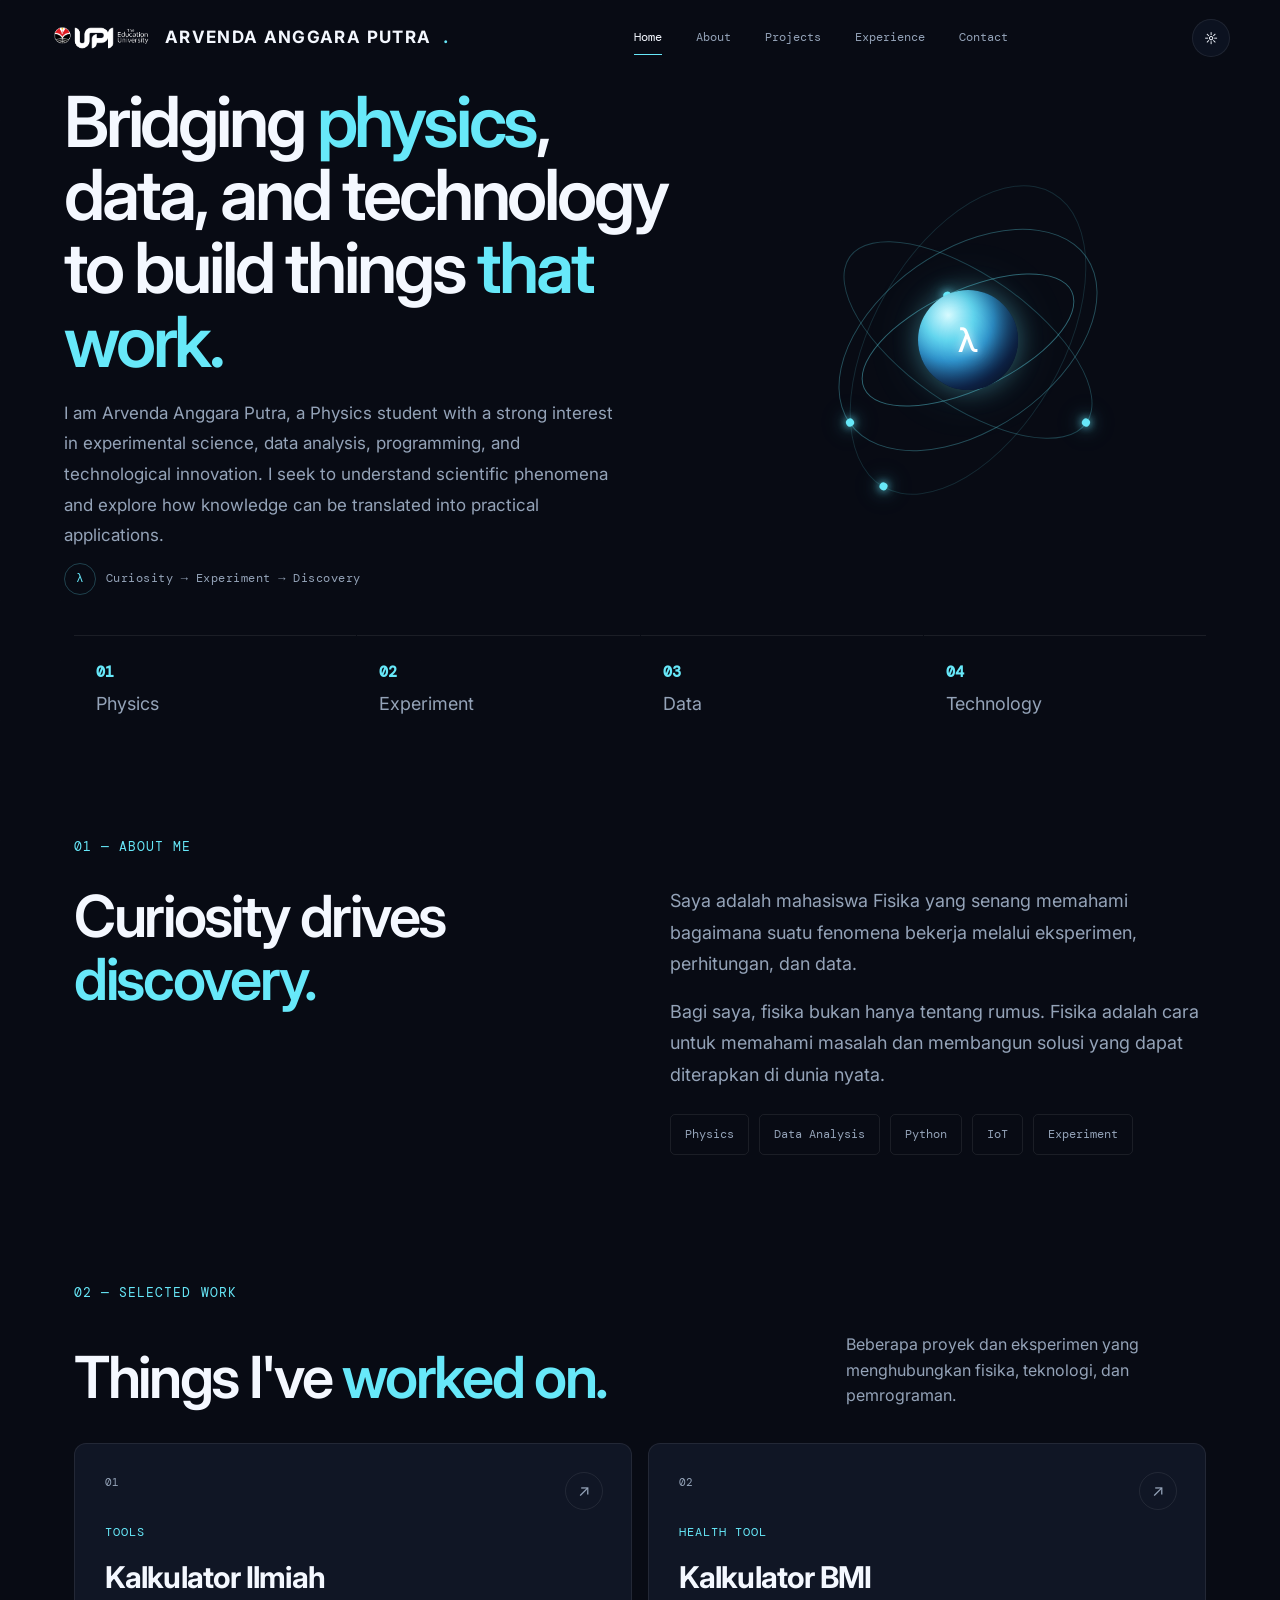
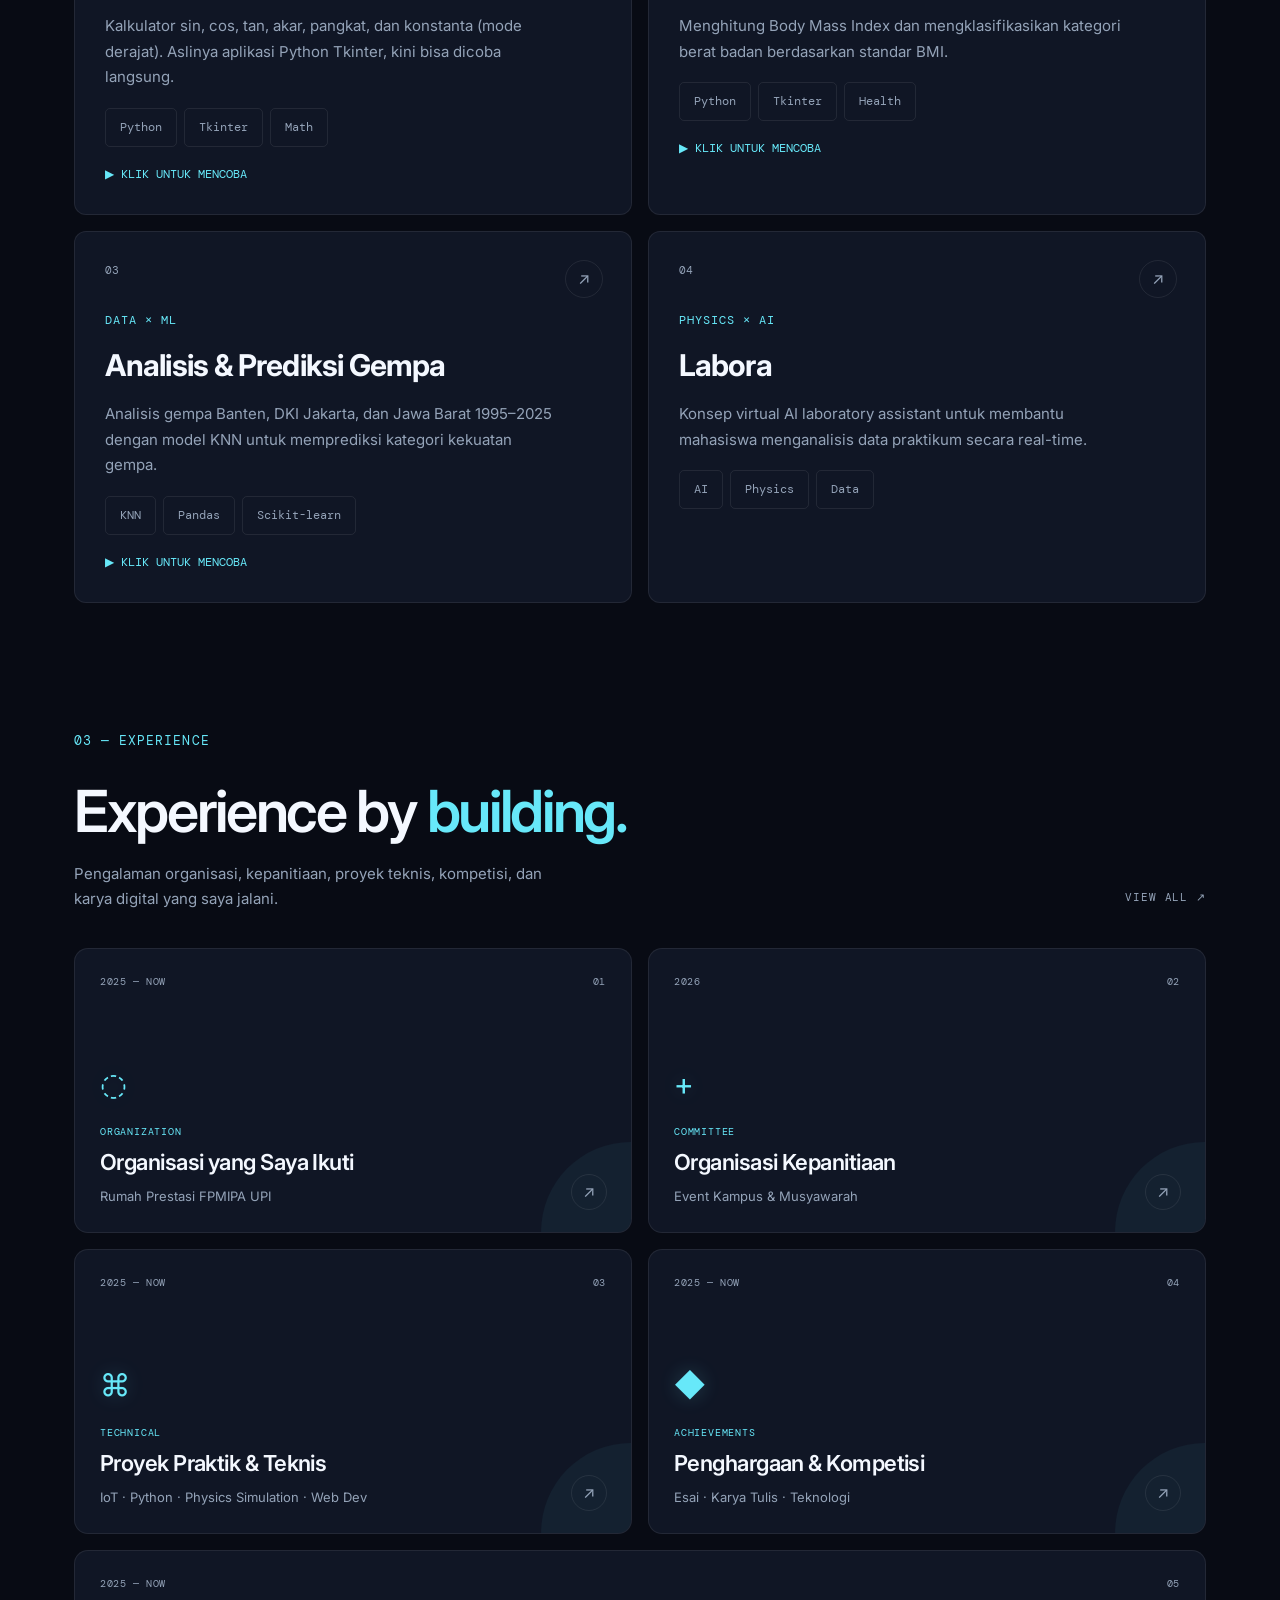
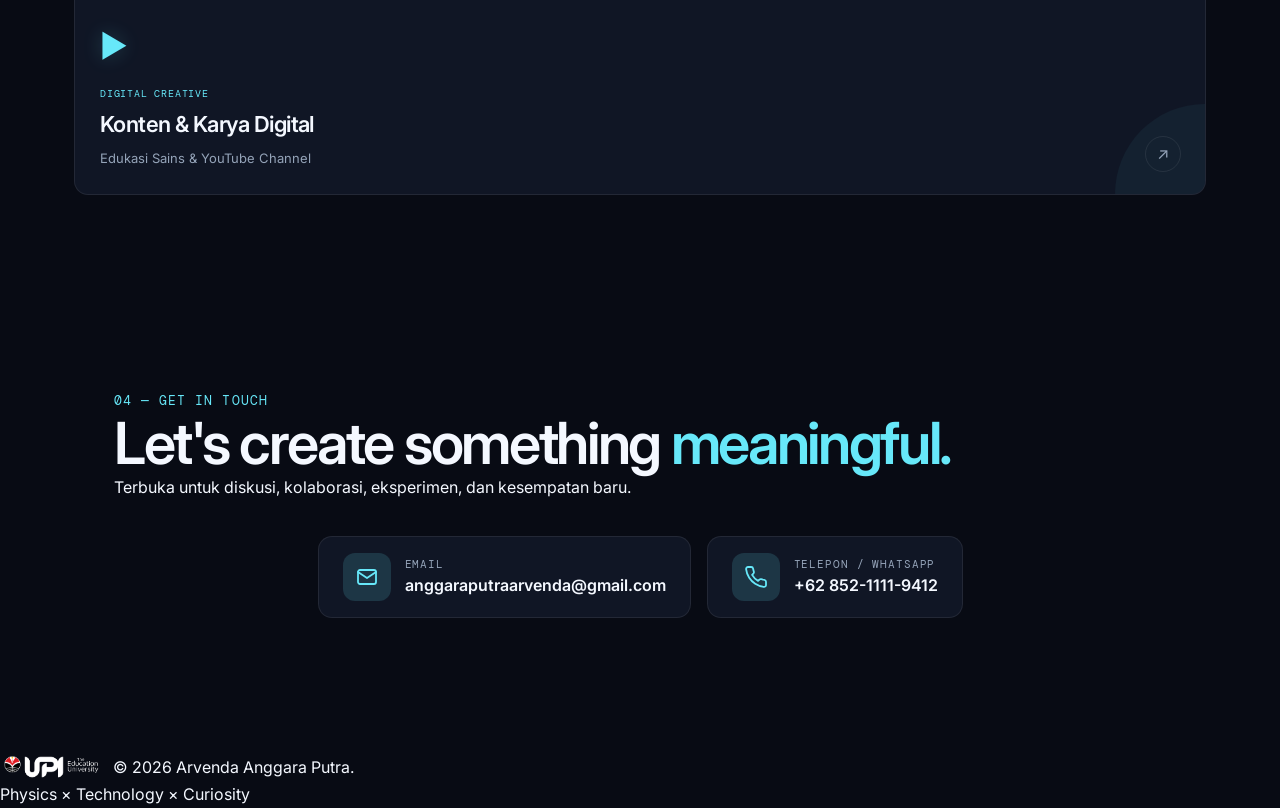
<file: index.html>
<!DOCTYPE html>
<html lang="id">
<head>
<meta charset="UTF-8">
<meta name="viewport" content="width=device-width, initial-scale=1.0">
<meta name="description" content="Portfolio Arvenda Anggara Putra — Physics Student, Technical Explorer, and Future Innovator.">
<title>Arvenda Anggara | Physics Student</title>
<link rel="preconnect" href="https://fonts.googleapis.com">
<link rel="preconnect" href="https://fonts.gstatic.com" crossorigin>
<link href="https://fonts.googleapis.com/css2?family=DM+Mono:wght@400;500&family=Inter:wght@400;500;600;700&display=swap" rel="stylesheet">
<link rel="stylesheet" href="style.css">
<style>
/* ===== PENYESUAIAN LAYOUT ===== */
.hero{min-height:0;padding:85px 5% 30px;gap:3rem}
.hero-description{font-size:17px;margin-top:20px}
/* Jarak atas hero-note dikurangi agar lebih naik merapat ke teks */
.hero-note{margin-top:12px;font-size:12px}
.note-symbol{width:32px;height:32px}
.stats{padding:10px 24px 30px}
.stat-item{padding:24px 22px}
.stat-item strong{font-size:15px;margin-bottom:6px}
.stat-item span{font-size:18px}
.section{padding:64px 24px}
.section-label{margin-bottom:28px;font-size:13px}
.about-grid{gap:60px}
.about-text{font-size:18px;line-height:1.75}
.about-text p+p{margin-top:16px}
.skills{margin-top:24px;gap:10px}
.skills span,.project-tags span{font-size:12px;padding:9px 14px}
.section-heading{margin-bottom:34px}
.section-heading p{font-size:16px}
.project-card{min-height:0;padding:30px;justify-content:flex-start}
.project-content{margin-top:26px}
.project-category{font-size:12px}
.project-card h3{font-size:30px;margin-top:10px}
.project-card p{font-size:15px;margin-top:12px}
.project-tags{margin-top:18px}
.timeline-item{padding:24px 0}
.timeline-item h3{font-size:20px}
.timeline-item p{font-size:15px}
.contact{padding-bottom:70px}
.contact-box{padding:64px 40px}
.demo-cta{margin-top:18px;font-family:"DM Mono",monospace;font-size:12px;color:var(--accent)}
.project-card.demo{cursor:pointer}

/* ===== LOGO UPI ===== */
.logo{display:flex;align-items:center;gap:12px}
.upi{height:30px;width:auto;display:block}
body.light .upi{filter:brightness(0)}
.uni{display:inline-flex;align-items:center;gap:14px;margin-bottom:12px;}
.uni .upi{height:44px}
.uni span{font:11px/1.6 "DM Mono",monospace;color:var(--text-muted);text-align:left;letter-spacing:.04em}
footer p:first-child{display:flex;align-items:center;gap:10px}
@media(max-width:1100px){.logo .upi{display:none}}

/* ===== KONTAK ===== */
.contact-links{display:flex;gap:16px;justify-content:center;flex-wrap:wrap;margin-top:36px}
.c-item{display:flex;align-items:center;gap:14px;padding:16px 24px;border:1px solid var(--border);border-radius:14px;background:var(--surface);text-align:left;transition:.25s ease}
.c-item:hover{border-color:var(--border-accent);transform:translateY(-3px)}
.c-ico{width:48px;height:48px;border-radius:12px;display:grid;place-items:center;background:var(--accent-soft);color:var(--accent);flex-shrink:0}
.c-item small{display:block;font:11px "DM Mono",monospace;letter-spacing:.08em;color:var(--text-muted);margin-bottom:2px}
.c-item b{font-size:16px;font-weight:600}
@media(max-width:700px){.contact-box{padding:48px 20px}.c-item{width:100%}}
</style>
</head>
<body>

<header class="navbar" id="navbar">
  <a href="#home" class="logo"><img class="upi" src="UPI-Logo-white.png" alt="" onerror="this.style.display='none'">ARVENDA ANGGARA PUTRA<span>.</span></a>
  <nav class="nav-links" id="navLinks">
    <a href="#home" class="nav-link active">Home</a>
    <a href="#about" class="nav-link">About</a>
    <a href="#projects" class="nav-link">Projects</a>
    <a href="#experience" class="nav-link">Experience</a>
    <a href="#contact" class="nav-link">Contact</a>
  </nav>
  <div class="nav-actions">
    <button class="theme-toggle" id="themeToggle" aria-label="Toggle theme">☼</button>
    <button class="menu-toggle" id="menuToggle" aria-label="Open menu" aria-expanded="false">☰</button>
  </div>
</header>

<main>

<section class="hero" id="home">
  <div class="hero-content reveal">
    
    <h1>Bridging <span>physics</span>, data, and technology<br>to build things <span>that work.</span></h1>
    
    <p class="hero-description">I am Arvenda Anggara Putra, a Physics student with a strong interest in experimental science, data analysis, programming, and technological innovation. I seek to understand scientific phenomena and explore how knowledge can be translated into practical applications.</p>
    
    <div class="hero-note"><span class="note-symbol">λ</span><span>Curiosity → Experiment → Discovery</span></div>
  </div>
  <div class="hero-visual reveal">
    <div class="orbit orbit-one"><span class="particle"></span></div>
    <div class="orbit orbit-two"><span class="particle"></span></div>
    <div class="orbit orbit-three"><span class="particle"></span></div>
    <div class="orbit orbit-four"><span class="particle"></span></div>
    <div class="planet"><span>λ</span></div>
  </div>
</section>

<section class="stats">
  <div class="stat-item reveal"><strong>01</strong><span>Physics</span></div>
  <div class="stat-item reveal"><strong>02</strong><span>Experiment</span></div>
  <div class="stat-item reveal"><strong>03</strong><span>Data</span></div>
  <div class="stat-item reveal"><strong>04</strong><span>Technology</span></div>
</section>

<section class="section about" id="about">
  <div class="section-label reveal">01 — ABOUT ME</div>
  <div class="about-grid">
    <div class="about-title reveal"><h2>Curiosity drives <span>discovery.</span></h2></div>
    <div class="about-text reveal">
      <p>Saya adalah mahasiswa Fisika yang senang memahami bagaimana suatu fenomena bekerja melalui eksperimen, perhitungan, dan data.</p>
      <p>Bagi saya, fisika bukan hanya tentang rumus. Fisika adalah cara untuk memahami masalah dan membangun solusi yang dapat diterapkan di dunia nyata.</p>
      <div class="skills"><span>Physics</span><span>Data Analysis</span><span>Python</span><span>IoT</span><span>Experiment</span></div>
    </div>
  </div>
</section>

<section class="section projects" id="projects">
  <div class="section-label reveal">02 — SELECTED WORK</div>
  <div class="section-heading reveal">
    <h2>Things I've <span>worked on.</span></h2>
    <p>Beberapa proyek dan eksperimen yang menghubungkan fisika, teknologi, dan pemrograman.</p>
  </div>
  <div class="project-grid">

    <article class="project-card demo reveal" data-app="calc">
      <div class="project-number">01</div>
      <div class="project-content">
        <span class="project-category">TOOLS</span><h3>Kalkulator Ilmiah</h3>
        <p>Kalkulator sin, cos, tan, akar, pangkat, dan konstanta (mode derajat). Aslinya aplikasi Python Tkinter, kini bisa dicoba langsung.</p>
        <div class="project-tags"><span>Python</span><span>Tkinter</span><span>Math</span></div>
        <div class="demo-cta">▶ KLIK UNTUK MENCOBA</div>
      </div><span class="project-arrow">↗</span>
    </article>

    <article class="project-card demo reveal" data-app="bmi">
      <div class="project-number">02</div>
      <div class="project-content">
        <span class="project-category">HEALTH TOOL</span><h3>Kalkulator BMI</h3>
        <p>Menghitung Body Mass Index dan mengklasifikasikan kategori berat badan berdasarkan standar BMI.</p>
        <div class="project-tags"><span>Python</span><span>Tkinter</span><span>Health</span></div>
        <div class="demo-cta">▶ KLIK UNTUK MENCOBA</div>
      </div><span class="project-arrow">↗</span>
    </article>

    <article class="project-card demo reveal" data-app="gempa">
      <div class="project-number">03</div>
      <div class="project-content">
        <span class="project-category">DATA × ML</span><h3>Analisis &amp; Prediksi Gempa</h3>
        <p>Analisis gempa Banten, DKI Jakarta, dan Jawa Barat 1995–2025 dengan model KNN untuk memprediksi kategori kekuatan gempa.</p>
        <div class="project-tags"><span>KNN</span><span>Pandas</span><span>Scikit-learn</span></div>
        <div class="demo-cta">▶ KLIK UNTUK MENCOBA</div>
      </div><span class="project-arrow">↗</span>
    </article>

    <article class="project-card reveal">
      <div class="project-number">04</div>
      <div class="project-content">
        <span class="project-category">PHYSICS × AI</span><h3>Labora</h3>
        <p>Konsep virtual AI laboratory assistant untuk membantu mahasiswa menganalisis data praktikum secara real-time.</p>
        <div class="project-tags"><span>AI</span><span>Physics</span><span>Data</span></div>
      </div><span class="project-arrow">↗</span>
    </article>

  </div>
</section>

<!-- =====================================================
     EXPERIENCE
===================================================== -->

<section class="section experience" id="experience">

  <div class="section-label reveal">
    03 — EXPERIENCE
  </div>

  <div class="experience-heading-custom reveal">

    <div>
      <h2>
        Experience by <span>building.</span>
      </h2>

      <p>
        Pengalaman organisasi, kepanitiaan, proyek teknis,
        kompetisi, dan karya digital yang saya jalani.
      </p>
    </div>

    <a href="#experience-cards" class="experience-view-all">
      VIEW ALL ↗
    </a>

  </div>


  <!-- EXPERIENCE CARDS -->

  <div class="experience-cards" id="experience-cards">


    <!-- 01 — ORGANIZATION -->

    <article
      class="experience-card-custom reveal"
      data-experience="organization"
      tabindex="0"
      role="button"
      aria-label="Lihat pengalaman organisasi"
    >

      <div class="experience-card-top">

        <span>
          2025 — NOW
        </span>

        <span>
          01
        </span>

      </div>


      <div class="experience-card-main">

        <div class="experience-symbol">
          ◌
        </div>

        <span class="experience-category">
          ORGANIZATION
        </span>

        <h3>
          Organisasi yang Saya Ikuti
        </h3>

        <p>
          Rumah Prestasi FPMIPA UPI
        </p>

      </div>


      <span class="experience-card-arrow">
        ↗
      </span>

    </article>



    <!-- 02 — COMMITTEE -->

    <article
      class="experience-card-custom reveal"
      data-experience="committee"
      tabindex="0"
      role="button"
      aria-label="Lihat pengalaman kepanitiaan"
    >

      <div class="experience-card-top">

        <span>
          2026
        </span>

        <span>
          02
        </span>

      </div>


      <div class="experience-card-main">

        <div class="experience-symbol">
          +
        </div>

        <span class="experience-category">
          COMMITTEE
        </span>

        <h3>
          Organisasi Kepanitiaan
        </h3>

        <p>
          Event Kampus &amp; Musyawarah
        </p>

      </div>


      <span class="experience-card-arrow">
        ↗
      </span>

    </article>



    <!-- 03 — TECHNICAL -->

    <article
      class="experience-card-custom reveal"
      data-experience="technical"
      tabindex="0"
      role="button"
      aria-label="Lihat proyek praktik dan teknis"
    >

      <div class="experience-card-top">

        <span>
          2025 — NOW
        </span>

        <span>
          03
        </span>

      </div>


      <div class="experience-card-main">

        <div class="experience-symbol">
          ⌘
        </div>

        <span class="experience-category">
          TECHNICAL
        </span>

        <h3>
          Proyek Praktik &amp; Teknis
        </h3>

        <p>
          IoT · Python · Physics Simulation · Web Dev
        </p>

      </div>


      <span class="experience-card-arrow">
        ↗
      </span>

    </article>



    <!-- 04 — AWARDS -->

    <article
      class="experience-card-custom reveal"
      data-experience="awards"
      tabindex="0"
      role="button"
      aria-label="Lihat penghargaan dan kompetisi"
    >

      <div class="experience-card-top">

        <span>
          2025 — NOW
        </span>

        <span>
          04
        </span>

      </div>


      <div class="experience-card-main">

        <div class="experience-symbol">
          ◆
        </div>

        <span class="experience-category">
          ACHIEVEMENTS
        </span>

        <h3>
          Penghargaan &amp; Kompetisi
        </h3>

        <p>
          Esai · Karya Tulis · Teknologi
        </p>

      </div>


      <span class="experience-card-arrow">
        ↗
      </span>

    </article>



    <!-- 05 — DIGITAL -->

    <article
      class="experience-card-custom experience-card-wide reveal"
      data-experience="digital"
      tabindex="0"
      role="button"
      aria-label="Lihat konten dan karya digital"
    >

      <div class="experience-card-top">

        <span>
          2025 — NOW
        </span>

        <span>
          05
        </span>

      </div>


      <div class="experience-card-main">

        <div class="experience-symbol">
          ▶
        </div>

        <span class="experience-category">
          DIGITAL CREATIVE
        </span>

        <h3>
          Konten &amp; Karya Digital
        </h3>

        <p>
          Edukasi Sains &amp; YouTube Channel
        </p>

      </div>


      <span class="experience-card-arrow">
        ↗
      </span>

    </article>

  </div>

</section>

<section class="section contact" id="contact">
  <div class="contact-box reveal">
    <span class="section-label">04 — GET IN TOUCH</span>
    <h2>Let's create something <span>meaningful.</span></h2>
    <p>Terbuka untuk diskusi, kolaborasi, eksperimen, dan kesempatan baru.</p>

    <div class="contact-links">
      <a class="c-item" href="https://mail.google.com/mail/?view=cm&fs=1&to=anggaraputraarvenda@gmail.com" target="_blank" rel="noopener">
        <span class="c-ico"><svg width="24" height="24" viewBox="0 0 24 24" fill="none" stroke="currentColor" stroke-width="1.8" stroke-linecap="round" stroke-linejoin="round"><rect x="3" y="5" width="18" height="14" rx="2"/><path d="m3 7 9 6 9-6"/></svg></span>
        <span><small>EMAIL</small><b>anggaraputraarvenda@gmail.com</b></span>
      </a>
      <a class="c-item" href="https://wa.me/6285211119412" target="_blank" rel="noopener">
        <span class="c-ico"><svg width="24" height="24" viewBox="0 0 24 24" fill="none" stroke="currentColor" stroke-width="1.8" stroke-linecap="round" stroke-linejoin="round"><path d="M22 16.9v3a2 2 0 0 1-2.2 2 19.8 19.8 0 0 1-8.6-3.1 19.5 19.5 0 0 1-6-6A19.8 19.8 0 0 1 2.1 4.2 2 2 0 0 1 4.1 2h3a2 2 0 0 1 2 1.7c.1 1 .4 1.9.7 2.8a2 2 0 0 1-.5 2.1L8.1 9.9a16 16 0 0 0 6 6l1.3-1.3a2 2 0 0 1 2.1-.4c.9.3 1.8.6 2.8.7a2 2 0 0 1 1.7 2z"/></svg></span>
        <span><small>TELEPON / WHATSAPP</small><b>+62 852-1111-9412</b></span>
      </a>
    </div>
  </div>
</section>

</main>

<footer>
  <p><img class="upi" src="UPI-Logo-white.png" alt="" onerror="this.style.display='none'"><span><span id="footerYear"></span> Arvenda Anggara Putra.</span></p>
  <p>Physics × Technology × Curiosity</p>
</footer>

<script src="script.js"></script>
<script>
document.querySelectorAll(".project-card.demo").forEach(function(c){
  c.onclick=function(){location.href=({calc:"kalkulator.html",bmi:"bmi.html",gempa:"gempa.html"})[c.dataset.app];};
});
</script>
</body>
</html>
</file>
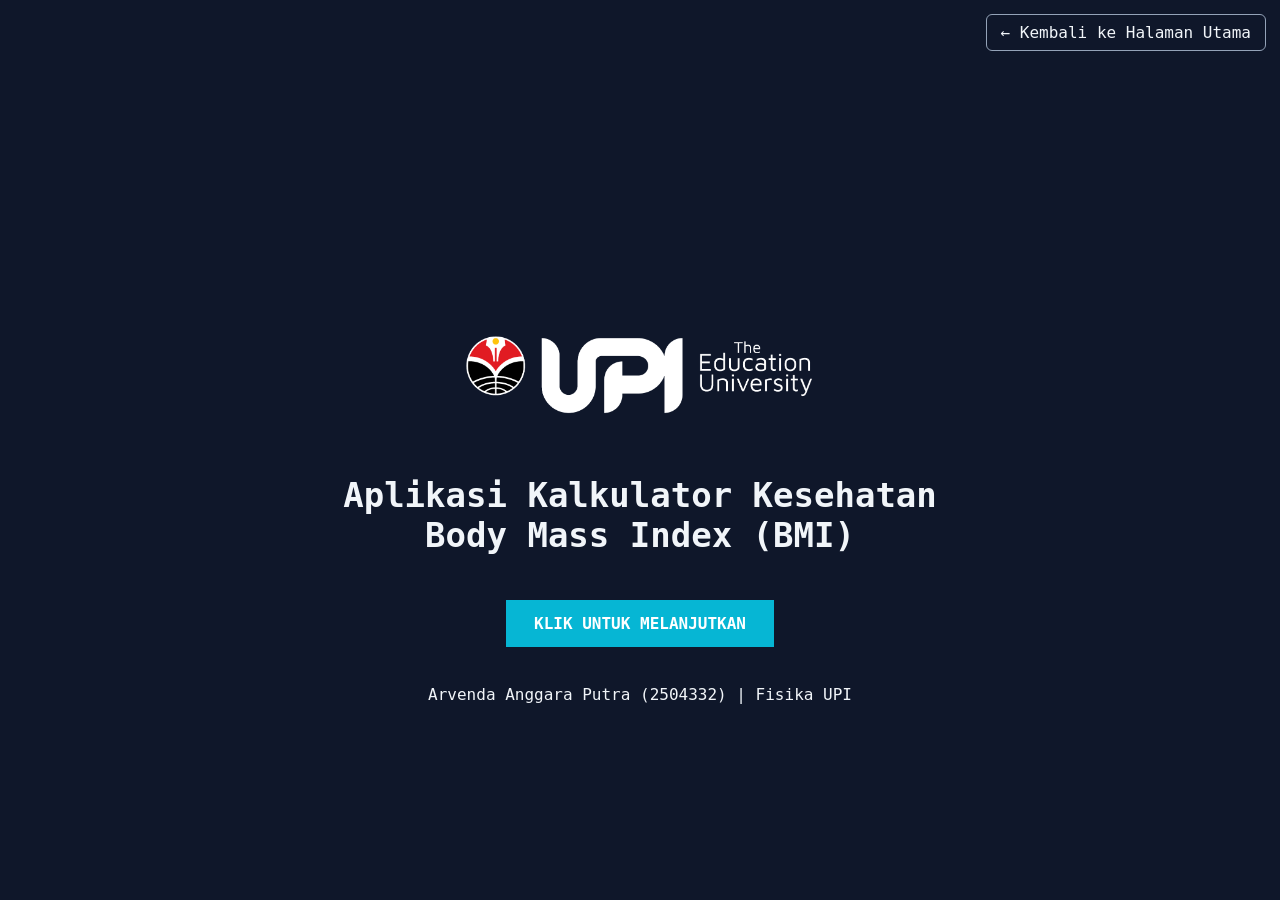
<file: bmi.html>
<!DOCTYPE html>
<html lang="id"><head><meta charset="UTF-8"><meta name="viewport" content="width=device-width, initial-scale=1.0"><title>Kalkulator BMI | Arvenda Anggara</title><link rel="stylesheet" href="app.css"></head>
<body><script>window.APP="bmi"</script><script src="app.js"></script></body></html>
</file>
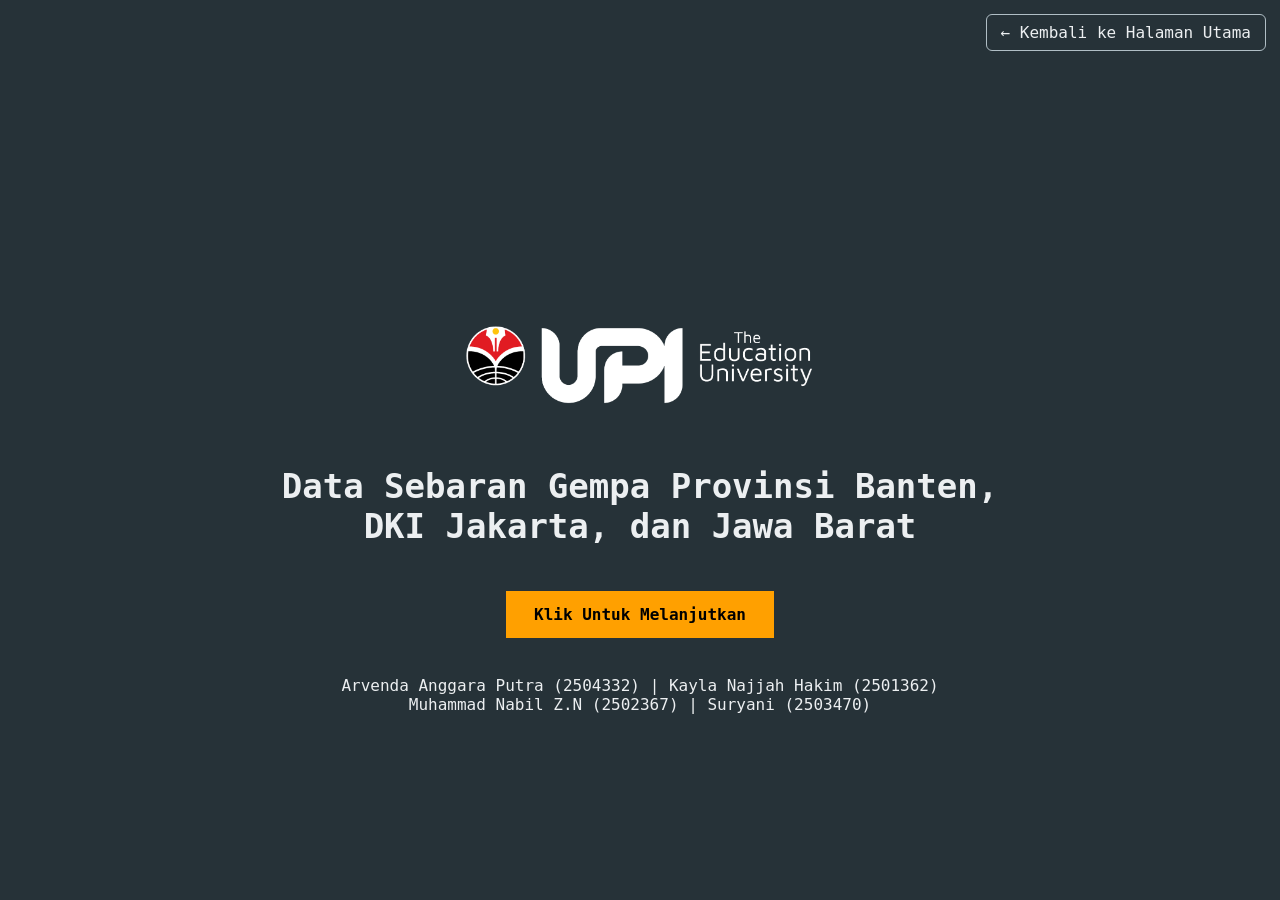
<file: gempa.html>
<!DOCTYPE html>
<html lang="id"><head><meta charset="UTF-8"><meta name="viewport" content="width=device-width, initial-scale=1.0"><title>Analisis Gempa | Arvenda Anggara</title><link rel="stylesheet" href="app.css"></head>
<body><script>window.APP="gempa"</script><script src="app.js"></script></body></html>
</file>
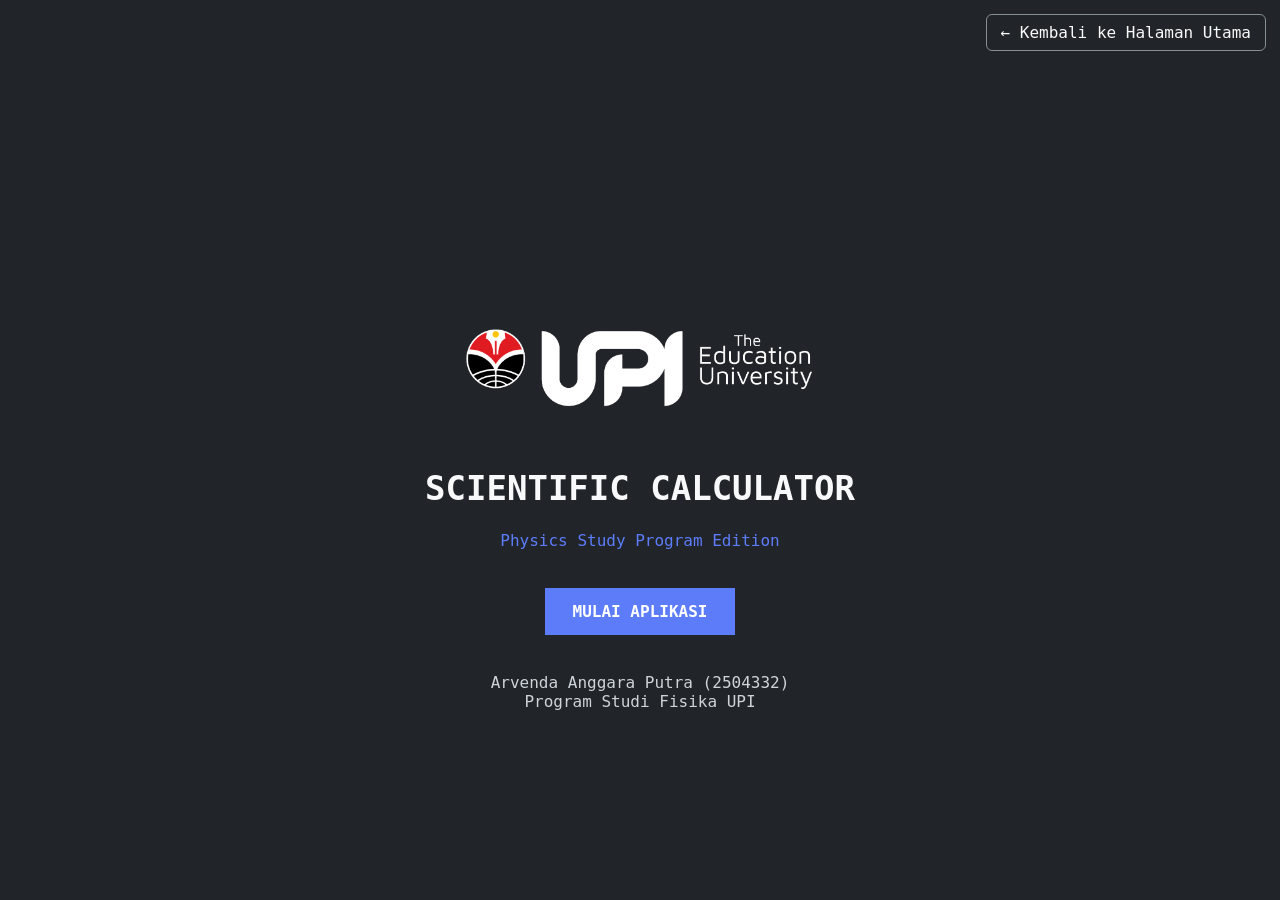
<file: kalkulator.html>
<!DOCTYPE html>
<html lang="id"><head><meta charset="UTF-8"><meta name="viewport" content="width=device-width, initial-scale=1.0"><title>Kalkulator Ilmiah | Arvenda Anggara</title><link rel="stylesheet" href="app.css"></head>
<body><script>window.APP="calc"</script><script src="app.js"></script></body></html>
</file>
<file: style.css>
/* =====================================================
    VARIABLES
    ===================================================== */

    :root {

        --background: #080b14;
        --surface: #101625;
        --surface-soft: #0c1220;
        --text: #f4f8ff;
        --text-muted: #94a3b8;
        --accent: #67e8f9;
        --accent-soft:
            rgba(103, 232, 249, 0.15);
        --border:
            rgba(255, 255, 255, 0.08);
        --border-accent:
            rgba(103, 232, 249, 0.25);
        --max-width: 1180px;
    }

    /* =====================================================
    LIGHT MODE
    ===================================================== */

    body.light {
        --background: #f4f7fb;
        --surface: #ffffff;
        --surface-soft: #edf2f7;
        --text: #101827;
        --text-muted: #5b677a;
        --accent: #087f9c;
        --accent-soft:
            rgba(8, 127, 156, 0.10);
        --border:
            rgba(15, 23, 42, 0.10);
        --border-accent:
            rgba(8, 127, 156, 0.25);
    }

    /* =====================================================
    RESET
    ===================================================== */

    * {

        margin: 0;
        padding: 0;

        box-sizing: border-box;

    }
    html {

        scroll-behavior: smooth;

    }
    body {

        font-family:
            "Inter",
            sans-serif;
        background:
            var(--background);
        color:
            var(--text);
        line-height: 1.6;
        overflow-x: hidden;
        transition:
            background 0.3s ease,
            color 0.3s ease;

    }

    a {

        color: inherit;

        text-decoration: none;

    }

    button {

        font-family: inherit;

    }

    /* =====================================================
    BACKGROUND GRID
    ===================================================== */

    body::before {

        content: "";
        position: fixed;
        inset: 0;
        pointer-events: none;
        z-index: -2;
        opacity: 0.18;
        background-image:
            linear-gradient(
                rgba(255,255,255,0.025) 1px,
                transparent 1px
            ),
            linear-gradient(
                90deg,
                rgba(255,255,255,0.025) 1px,
                transparent 1px
            );
        background-size: 60px 60px;

    }
    
    /* =====================================================
    NAVBAR
    ===================================================== */

    .navbar {

        position: fixed;

        top: 0;
        left: 0;

        width: 100%;

        height: 76px;

        padding:
            0 max(
                24px,
                calc((100% - var(--max-width)) / 2)
            );

        display: flex;

        align-items: center;

        justify-content: space-between;

        z-index: 1000;

        border-bottom:
            1px solid transparent;

        transition:
            background 0.3s ease,
            border-color 0.3s ease,
            backdrop-filter 0.3s ease;

    }


    .navbar.scrolled {

        background:
            rgba(8, 11, 20, 0.78);

        border-color:
            var(--border);

        backdrop-filter:
            blur(16px);

    }


    body.light .navbar.scrolled {

        background:
            rgba(244, 247, 251, 0.85);

    }


    /* =====================================================
    LOGO
    ===================================================== */

    .logo {

        font-size: 17px;

        font-weight: 700;

        letter-spacing: 0.08em;

    }


    .logo span {

        color:
            var(--accent);

    }


    /* =====================================================
    NAV LINKS
    ===================================================== */

    .nav-links {

        display: flex;

        align-items: center;

        gap: 34px;

    }


    .nav-link {

        position: relative;

        font-family:
            "DM Mono",
            monospace;

        font-size: 12px;

        color:
            var(--text-muted);

        transition:
            color 0.25s ease;

    }


    .nav-link:hover,
    .nav-link.active {

        color:
            var(--text);

    }


    .nav-link::after {

        content: "";

        position: absolute;

        left: 0;

        bottom: -8px;

        width: 0;

        height: 1px;

        background:
            var(--accent);

        transition:
            width 0.25s ease;

    }


    .nav-link:hover::after,
    .nav-link.active::after {

        width: 100%;

    }


    /* =====================================================
    NAV ACTIONS
    ===================================================== */

    .nav-actions {

        display: flex;

        align-items: center;

        gap: 12px;

    }


    .theme-toggle,
    .menu-toggle {

        width: 38px;

        height: 38px;

        border:
            1px solid var(--border);

        border-radius: 50%;

        background:
            var(--surface-soft);

        color:
            var(--text);

        cursor: pointer;

        display: grid;

        place-items: center;

        transition:
            0.25s ease;

    }


    .theme-toggle:hover,
    .menu-toggle:hover {

        border-color:
            var(--border-accent);

        color:
            var(--accent);

    }


    .menu-toggle {

        display: none;

    }


    /* =====================================================
    HERO
    ===================================================== */

    .hero {
  min-height: calc(100vh - 70px);
  padding: 90px 5% 50px;
  display: grid;
  grid-template-columns: 1.1fr 0.9fr;
  align-items: center;
  gap: 2rem;
}

    /* =====================================================
    HERO CONTENT
    ===================================================== */

    .eyebrow {

        margin-bottom: 20px;

        font-family:
            "DM Mono",
            monospace;

        font-size: 11px;

        letter-spacing: 0.12em;

        color:
            var(--accent);

    }


    .hero h1 {

        max-width: 720px;

        font-size:
            clamp(42px, 5.5vw, 74px);

        line-height: 1.04;

        letter-spacing: -0.045em;

        font-weight: 600;

    }


    .hero h1 span {

        color:
            var(--accent);

    }


    .hero-description {

        max-width: 560px;

        margin-top: 28px;

        color:
            var(--text-muted);

        font-size: 16px;

        line-height: 1.8;

    }


    /* =====================================================
    HERO BUTTONS
    ===================================================== */

    .hero-buttons {

        display: flex;

        gap: 12px;

        margin-top: 34px;

        flex-wrap: wrap;

    }


    .btn {

        display: inline-flex;

        align-items: center;

        justify-content: center;

        gap: 10px;

        min-height: 48px;

        padding:
            0 20px;

        border-radius: 8px;

        font-size: 13px;

        font-weight: 600;

        transition:
            0.25s ease;

    }


    .btn-primary {

        background:
            var(--accent);

        color:
            #061018;

    }


    .btn-primary:hover {

        transform:
            translateY(-3px);

        box-shadow:
            0 12px 30px
            rgba(103,232,249,0.18);

    }


    .btn-secondary {

        border:
            1px solid var(--border);

        color:
            var(--text);

    }


    .btn-secondary:hover {

        border-color:
            var(--border-accent);

        transform:
            translateY(-3px);

    }


    /* =====================================================
    HERO NOTE
    ===================================================== */

    .hero-note {

        display: flex;

        align-items: center;

        gap: 10px;

        margin-top: 38px;

        color:
            var(--text-muted);

        font-family:
            "DM Mono",
            monospace;

        font-size: 10px;

        letter-spacing: 0.04em;

    }


    .note-symbol {

        display: grid;

        place-items: center;

        width: 26px;

        height: 26px;

        border:
            1px solid var(--border-accent);

        border-radius: 50%;

        color:
            var(--accent);

    }


    /* =====================================================
    HERO VISUAL
    ===================================================== */

    .hero-visual {

        width:
            min(42vw, 460px);

        aspect-ratio: 1 / 1;

        position: relative;

        display: grid;

        place-items: center;

        justify-self: center;

    }


    /* =====================================================
    CENTRAL PLANET
    ===================================================== */

    .planet {

        width: 100px;

        height: 100px;

        position: relative;

        z-index: 10;

        display: grid;

        place-items: center;

        border-radius: 50%;

        background:

            radial-gradient(
                circle at 30% 25%,
                #d9fbff 0%,
                #62d5ee 25%,
                #3198d4 45%,
                #15366e 72%,
                #091225 100%
            );

        box-shadow:

            0 0 25px
            rgba(103,232,249,0.35),

            0 0 60px
            rgba(103,232,249,0.12),

            inset -15px -12px 25px
            rgba(0,0,0,0.45);

        animation:
            planetFloat 4s ease-in-out infinite;

    }


    .planet span {

        font-size: 34px;

        font-weight: 500;

        color: #ffffff;

        text-shadow:

            0 0 10px
            rgba(255,255,255,0.8),

            0 0 25px
            rgba(103,232,249,0.7);

        animation:
            lambdaPulse 3s ease-in-out infinite;

    }


    /* =====================================================
    ORBIT BASE
    ===================================================== */

    .orbit {

        position: absolute;

        left: 50%;
        top: 50%;

        border:
            1px solid
            rgba(103,232,249,0.28);

        border-radius: 50%;

        transform-origin:
            center center;

        pointer-events: none;

    }


    /* =====================================================
    ORBIT 1
    ===================================================== */

    .orbit-one {

        width: 230px;

        height: 100px;

        transform:
            translate(-50%, -50%)
            rotate(-25deg);

        border-color:
            rgba(103,232,249,0.40);

        animation:
            orbitOne 9s linear infinite;

    }


    /* =====================================================
    ORBIT 2
    ===================================================== */

    .orbit-two {

        width: 290px;

        height: 130px;

        transform:
            translate(-50%, -50%)
            rotate(35deg);

        border-color:
            rgba(103,232,249,0.24);

        animation:
            orbitTwo 12s linear infinite;

    }


    /* =====================================================
    ORBIT 3
    ===================================================== */

    .orbit-three {

        width: 180px;

        height: 290px;

        transform:
            translate(-50%, -50%)
            rotate(55deg);

        border-color:
            rgba(103,232,249,0.30);

        animation:
            orbitThree 10s linear infinite;

    }


    /* =====================================================
    ORBIT 4
    ===================================================== */

    .orbit-four {

        width: 340px;

        height: 190px;

        transform:
            translate(-50%, -50%)
            rotate(-60deg);

        border-color:
            rgba(103,232,249,0.14);

        animation:
            orbitFour 16s linear infinite reverse;

    }


    /* =====================================================
    PARTICLES
    ===================================================== */

    .particle {

        position: absolute;

        width: 8px;

        height: 8px;

        border-radius: 50%;

        background:
            var(--accent);

        box-shadow:

            0 0 8px
            var(--accent),

            0 0 18px
            rgba(103,232,249,0.75),

            0 0 30px
            rgba(103,232,249,0.35);

    }


    /* =====================================================
    PARTICLE POSITIONS
    ===================================================== */

    .orbit-one .particle {

        left: 50%;
        top: 0;

        transform:
            translate(-50%, -50%);

    }


    .orbit-two .particle {

        right: 0;
        top: 50%;

        transform:
            translate(50%, -50%);

    }


    .orbit-three .particle {

        left: 50%;
        bottom: 0;

        transform:
            translate(-50%, 50%);

    }


    .orbit-four .particle {

        left: 0;
        top: 50%;

        transform:
            translate(-50%, -50%);

    }


    /* =====================================================
    ORBIT ANIMATIONS
    ===================================================== */

    @keyframes orbitOne {

        from {

            transform:
                translate(-50%, -50%)
                rotate(-25deg);

        }

        to {

            transform:
                translate(-50%, -50%)
                rotate(335deg);

        }

    }


    @keyframes orbitTwo {

        from {

            transform:
                translate(-50%, -50%)
                rotate(35deg);

        }

        to {

            transform:
                translate(-50%, -50%)
                rotate(395deg);

        }

    }


    @keyframes orbitThree {

        from {

            transform:
                translate(-50%, -50%)
                rotate(55deg);

        }

        to {

            transform:
                translate(-50%, -50%)
                rotate(415deg);

        }

    }


    @keyframes orbitFour {

        from {

            transform:
                translate(-50%, -50%)
                rotate(-60deg);

        }

        to {

            transform:
                translate(-50%, -50%)
                rotate(300deg);

        }

    }


    /* =====================================================
    PLANET ANIMATION
    ===================================================== */

    @keyframes planetFloat {

        0%,
        100% {

            transform:
                translateY(0);

        }

        50% {

            transform:
                translateY(-8px);

        }

    }


    @keyframes lambdaPulse {

        0%,
        100% {

            transform:
                scale(1);

        }

        50% {

            transform:
                scale(1.10);

        }

    }


    /* =====================================================
    STATS
    ===================================================== */

    .stats {

        max-width:
            var(--max-width);

        margin:
            0 auto;

        padding:
            0 24px 100px;

        display:
            grid;

        grid-template-columns:
            repeat(4, 1fr);

        gap: 1px;

    }


    .stat-item {

        padding:
            22px;

        border-top:
            1px solid var(--border);

    }


    .stat-item strong {

        display: block;

        margin-bottom: 5px;

        font-family:
            "DM Mono",
            monospace;

        font-size: 11px;

        color:
            var(--accent);

    }


    .stat-item span {

        font-size: 13px;

        color:
            var(--text-muted);

    }


    /* =====================================================
    GENERAL SECTION
    ===================================================== */

    .section {

        max-width:
            var(--max-width);

        margin:
            0 auto;

        padding:
            120px 24px;

    }


    .section-label {

        margin-bottom: 50px;

        font-family:
            "DM Mono",
            monospace;

        font-size: 11px;

        letter-spacing: 0.08em;

        color:
            var(--accent);

    }


    /* =====================================================
    ABOUT
    ===================================================== */

    .about-grid {

        display:
            grid;

        grid-template-columns:
            1fr 1fr;

        gap: 80px;

    }


    .about-title h2,
    .section-heading h2,
    .experience-intro h2,
    .contact-box h2 {

        font-size:
            clamp(34px, 5vw, 58px);

        line-height: 1.08;

        letter-spacing: -0.04em;

        font-weight: 600;

    }


    .about-title h2 span,
    .section-heading h2 span,
    .experience-intro h2 span,
    .contact-box h2 span {

        color:
            var(--accent);

    }


    .about-text {

        color:
            var(--text-muted);

    }


    .about-text p + p {

        margin-top: 20px;

    }


    .skills {

        display:
            flex;

        flex-wrap: wrap;

        gap: 8px;

        margin-top: 30px;

    }


    .skills span,
    .project-tags span {

        padding:
            7px 10px;

        border:
            1px solid var(--border);

        border-radius: 5px;

        font-family:
            "DM Mono",
            monospace;

        font-size: 10px;

        color:
            var(--text-muted);

    }


    /* =====================================================
    SECTION HEADING
    ===================================================== */

    .section-heading {

        display:
            flex;

        align-items:
            flex-end;

        justify-content:
            space-between;

        gap: 40px;

        margin-bottom: 55px;

    }


    .section-heading p {

        max-width: 360px;

        color:
            var(--text-muted);

        font-size: 14px;

    }


    /* =====================================================
    PROJECT GRID
    ===================================================== */

    .project-grid {

        display:
            grid;

        grid-template-columns:
            repeat(2, 1fr);

        gap: 16px;

    }


    .project-card {

        position: relative;

        min-height: 330px;

        padding: 28px;

        background:
            var(--surface);

        border:
            1px solid var(--border);

        border-radius: 12px;

        display:
            flex;

        flex-direction: column;

        justify-content:
            space-between;

        overflow: hidden;

        transition:
            transform 0.25s ease,
            border-color 0.25s ease;

    }


    .project-card:hover {

        border-color:
            var(--border-accent);

    }


    .project-number {

        font-family:
            "DM Mono",
            monospace;

        font-size: 11px;

        color:
            var(--text-muted);

    }


    .project-content {

        margin-top: 70px;

    }


    .project-category {

        font-family:
            "DM Mono",
            monospace;

        font-size: 10px;

        letter-spacing: 0.08em;

        color:
            var(--accent);

    }


    .project-card h3 {

        margin-top: 8px;

        font-size: 27px;

        letter-spacing: -0.03em;

    }


    .project-card p {

        max-width: 450px;

        margin-top: 12px;

        color:
            var(--text-muted);

        font-size: 13px;

        line-height: 1.7;

    }


    .project-tags {

        display:
            flex;

        gap: 7px;

        flex-wrap: wrap;

        margin-top: 20px;

    }


    .project-arrow {

        position: absolute;

        right: 28px;

        top: 28px;

        width: 38px;

        height: 38px;

        display: grid;

        place-items: center;

        border:
            1px solid var(--border);

        border-radius: 50%;

        color:
            var(--text-muted);

        transition:
            0.25s ease;

    }


    .project-card:hover .project-arrow {

        color:
            var(--accent);

        border-color:
            var(--border-accent);

        transform:
            translate(3px, -3px);

    }


    /* =====================================================
   EXPERIENCE — INTERACTIVE CARDS
   ADD-ON ONLY
===================================================== */


/* EXPERIENCE HEADER */

.experience-heading-custom {

    display: flex;

    align-items: flex-end;

    justify-content: space-between;

    gap: 40px;

    margin-bottom: 36px;

}


.experience-heading-custom h2 {

    font-size:
        clamp(34px, 5vw, 58px);

    line-height: 1.08;

    letter-spacing: -0.04em;

    font-weight: 600;

}


.experience-heading-custom h2 span {

    color: var(--accent);

}


.experience-heading-custom p {

    max-width: 480px;

    margin-top: 18px;

    color: var(--text-muted);

    font-size: 15px;

    line-height: 1.7;

}


.experience-view-all {

    flex-shrink: 0;

    padding-bottom: 5px;

    font-family:
        "DM Mono",
        monospace;

    font-size: 11px;

    letter-spacing: 0.08em;

    color: var(--text-muted);

    transition:
        color 0.25s ease,
        transform 0.25s ease;

}


.experience-view-all:hover {

    color: var(--accent);

    transform:
        translateX(4px);

}



/* EXPERIENCE GRID */

.experience-cards {

    display: grid;

    grid-template-columns:
        repeat(2, minmax(0, 1fr));

    gap: 16px;

}



/* CARD */

.experience-card-custom {

    position: relative;

    min-height: 285px;

    padding: 25px;

    background:
        var(--surface);

    border:
        1px solid var(--border);

    border-radius: 14px;

    overflow: hidden;

    cursor: pointer;

    display: flex;

    flex-direction: column;

    justify-content: space-between;

    transition:
        transform 0.3s ease,
        border-color 0.3s ease,
        box-shadow 0.3s ease;

}


.experience-card-custom::before {

    content: "";

    position: absolute;

    width: 180px;

    height: 180px;

    right: -90px;

    bottom: -90px;

    border-radius: 50%;

    background:
        var(--accent-soft);

    opacity: 0.35;

    transition:
        transform 0.4s ease,
        opacity 0.4s ease;

    pointer-events: none;

}


.experience-card-custom:hover {

    transform:
        translateY(-7px);

    border-color:
        var(--border-accent);

    box-shadow:
        0 20px 50px
        rgba(0, 0, 0, 0.18);

}


.experience-card-custom:hover::before {

    transform:
        scale(1.7);

    opacity: 0.6;

}



/* TOP */

.experience-card-top {

    display: flex;

    align-items: center;

    justify-content: space-between;

    font-family:
        "DM Mono",
        monospace;

    font-size: 10px;

    letter-spacing: 0.06em;

    color:
        var(--text-muted);

}


.experience-card-top span:last-child {

    color:
        var(--text-muted);

}



/* MAIN */

.experience-card-main {

    position: relative;

    z-index: 2;

    margin-top: 35px;

}


.experience-symbol {

    margin-bottom: 25px;

    font-size: 31px;

    line-height: 1;

    color:
        var(--accent);

    text-shadow:
        0 0 20px
        rgba(103, 232, 249, 0.2);

    transition:
        transform 0.3s ease;

}


.experience-card-custom:hover
.experience-symbol {

    transform:
        translateY(-4px)
        scale(1.08);

}


.experience-category {

    display: block;

    margin-bottom: 9px;

    font-family:
        "DM Mono",
        monospace;

    font-size: 10px;

    letter-spacing: 0.08em;

    color:
        var(--accent);

}


.experience-card-custom h3 {

    max-width: 500px;

    font-size: 22px;

    line-height: 1.25;

    letter-spacing: -0.025em;

    font-weight: 600;

}


.experience-card-custom p {

    margin-top: 9px;

    color:
        var(--text-muted);

    font-size: 13px;

    line-height: 1.6;

}



/* ARROW */

.experience-card-arrow {

    position: absolute;

    right: 24px;

    bottom: 22px;

    z-index: 3;

    width: 36px;

    height: 36px;

    display: grid;

    place-items: center;

    border:
        1px solid var(--border);

    border-radius: 50%;

    color:
        var(--text-muted);

    transition:
        color 0.25s ease,
        border-color 0.25s ease,
        transform 0.25s ease;

}


.experience-card-custom:hover
.experience-card-arrow {

    color:
        var(--accent);

    border-color:
        var(--border-accent);

    transform:
        translate(3px, -3px);

}



/* FIFTH CARD */

.experience-card-wide {

    grid-column:
        1 / -1;

    min-height: 245px;

}



/* =====================================================
   EXPERIENCE MODAL
===================================================== */

.experience-modal {

    position: fixed;

    inset: 0;

    z-index: 9999;

    display: grid;

    place-items: center;

    padding: 24px;

    opacity: 0;

    visibility: hidden;

    pointer-events: none;

    transition:
        opacity 0.25s ease,
        visibility 0.25s ease;

}


.experience-modal.open {

    opacity: 1;

    visibility: visible;

    pointer-events: auto;

}



/* BACKDROP */

.experience-modal-backdrop {

    position: absolute;

    inset: 0;

    background:
        rgba(3, 7, 15, 0.76);

    backdrop-filter:
        blur(9px);

    -webkit-backdrop-filter:
        blur(9px);

}



/* MODAL BOX */

.experience-modal-box {

    position: relative;

    z-index: 2;

    width:
        min(650px, 100%);

    max-height:
        min(760px, 90vh);

    overflow-y: auto;

    padding: 38px;

    background:
        var(--surface);

    border:
        1px solid var(--border-accent);

    border-radius: 18px;

    box-shadow:
        0 30px 100px
        rgba(0, 0, 0, 0.45);

    transform:
        scale(0.94)
        translateY(20px);

    transition:
        transform 0.3s
        cubic-bezier(.2,.8,.2,1);

}


.experience-modal.open
.experience-modal-box {

    transform:
        scale(1)
        translateY(0);

}



/* CLOSE */

.experience-modal-close {

    position: absolute;

    top: 16px;

    right: 16px;

    width: 38px;

    height: 38px;

    display: grid;

    place-items: center;

    border:
        1px solid var(--border);

    border-radius: 50%;

    background:
        var(--surface-soft);

    color:
        var(--text);

    font-size: 22px;

    cursor: pointer;

    transition:
        0.25s ease;

}


.experience-modal-close:hover {

    color:
        var(--accent);

    border-color:
        var(--border-accent);

    transform:
        rotate(90deg);

}



/* MODAL HEADER */

.modal-number {

    font-family:
        "DM Mono",
        monospace;

    font-size: 10px;

    color:
        var(--text-muted);

}


.modal-symbol {

    margin-top: 26px;

    margin-bottom: 18px;

    font-size: 38px;

    color:
        var(--accent);

}


.modal-category {

    font-family:
        "DM Mono",
        monospace;

    font-size: 10px;

    letter-spacing: 0.1em;

    color:
        var(--accent);

}


.experience-modal-box h3 {

    margin-top: 9px;

    font-size:
        clamp(25px, 4vw, 36px);

    line-height: 1.15;

    letter-spacing: -0.035em;

}


.modal-description {

    margin-top: 18px;

    color:
        var(--text-muted);

    font-size: 14px;

    line-height: 1.8;

}



/* MODAL DETAILS */

.modal-details {

    display: grid;

    grid-template-columns:
        repeat(2, 1fr);

    gap: 12px;

    margin-top: 28px;

}


.modal-detail {

    padding: 16px;

    border:
        1px solid var(--border);

    border-radius: 10px;

    background:
        var(--surface-soft);

}


.modal-detail small {

    display: block;

    margin-bottom: 5px;

    font-family:
        "DM Mono",
        monospace;

    font-size: 9px;

    letter-spacing: 0.08em;

    color:
        var(--text-muted);

}


.modal-detail strong {

    font-size: 13px;

    font-weight: 600;

}



/* MODAL LIST */

.modal-section {

    margin-top: 28px;

}


.modal-section-title {

    margin-bottom: 12px;

    font-family:
        "DM Mono",
        monospace;

    font-size: 10px;

    letter-spacing: 0.08em;

    color:
        var(--accent);

}


.modal-list {

    list-style: none;

    display: grid;

    gap: 9px;

}


.modal-list li {

    position: relative;

    padding-left: 18px;

    color:
        var(--text-muted);

    font-size: 13px;

    line-height: 1.6;

}


.modal-list li::before {

    content: "→";

    position: absolute;

    left: 0;

    color:
        var(--accent);

}



/* MODAL CLOSE TEXT */

.modal-close-text {

    display: inline-flex;

    align-items: center;

    justify-content: center;

    margin-top: 30px;

    padding: 11px 18px;

    border:
        1px solid var(--border);

    border-radius: 7px;

    background:
        transparent;

    color:
        var(--text-muted);

    font-family:
        "DM Mono",
        monospace;

    font-size: 10px;

    letter-spacing: 0.06em;

    cursor: pointer;

    transition:
        0.25s ease;

}


.modal-close-text:hover {

    color:
        var(--accent);

    border-color:
        var(--border-accent);

}



/* LOCK BODY */

body.experience-modal-open {

    overflow: hidden;

}



/* =====================================================
   EXPERIENCE RESPONSIVE
===================================================== */

@media (max-width: 900px) {

    .experience-heading-custom {

        align-items:
            flex-start;

        flex-direction:
            column;

        gap: 18px;

    }


    .experience-cards {

        grid-template-columns:
            1fr;

    }


    .experience-card-wide {

        grid-column:
            auto;

    }

}


@media (max-width: 700px) {

    .experience-heading-custom h2 {

        font-size:
            clamp(34px, 10vw, 48px);

    }


    .experience-card-custom {

        min-height:
            270px;

        padding:
            22px;

    }


    .experience-card-wide {

        min-height:
            270px;

    }


    .experience-modal {

        padding:
            16px;

    }


    .experience-modal-box {

        padding:
            30px 22px;

        max-height:
            92vh;

    }


    .modal-details {

        grid-template-columns:
            1fr;

    }

}


    /* =====================================================
    SCROLL REVEAL
    ===================================================== */

    .reveal {

        opacity: 0;

        transform:
            translateY(25px);

        transition:
            opacity 0.7s ease,
            transform 0.7s ease;

    }


    .reveal.visible {

        opacity: 1;

        transform:
            translateY(0);

    }


    /* =====================================================
    RESPONSIVE — TABLET
    ===================================================== */

    @media (max-width: 900px) {

        .nav-links {

            gap: 20px;

        }


        .hero {

            grid-template-columns:
                1fr;

            text-align:
                center;

            padding-top:
                130px;

        }


        .hero-description {

            margin-left:
                auto;

            margin-right:
                auto;

        }


        .hero-buttons {

            justify-content:
                center;

        }


        .hero-note {

            justify-content:
                center;

        }


        .hero-visual {

            width:
                min(70vw, 420px);

        }


        .about-grid,
        .experience-grid {

            grid-template-columns:
                1fr;

            gap: 50px;

        }

    }


    /* =====================================================
    RESPONSIVE — MOBILE
    ===================================================== */

    @media (max-width: 700px) {

        .navbar {

            height: 68px;

            padding:
                0 20px;

        }


        .nav-links {

            position: absolute;

            top: 68px;

            left: 20px;
            right: 20px;

            padding: 20px;

            display:
                flex;

            flex-direction:
                column;

            align-items:
                flex-start;

            gap: 18px;

            background:
                var(--surface);

            border:
                1px solid var(--border);

            border-radius: 10px;

            opacity: 0;

            pointer-events:
                none;

            transform:
                translateY(-10px);

            transition:
                0.25s ease;

        }


        .nav-links.open {

            opacity: 1;

            pointer-events:
                auto;

            transform:
                translateY(0);

        }


        .menu-toggle {

            display:
                grid;

        }


        .hero {

            padding:
                120px 20px 80px;

        }


        .hero h1 {

            font-size:
                clamp(38px, 11vw, 56px);

        }


        .hero-description {

            font-size:
                14px;

        }


        .hero-visual {

            width:
                min(85vw, 350px);

        }


        .planet {

            width:
                80px;

            height:
                80px;

        }


        .planet span {

            font-size:
                28px;

        }


        .orbit-one {

            width:
                180px;

            height:
                80px;

        }


        .orbit-two {

            width:
                230px;

            height:
                105px;

        }


        .orbit-three {

            width:
                145px;

            height:
                230px;

        }


        .orbit-four {

            width:
                270px;

            height:
                150px;

        }


        .particle {

            width:
                6px;

            height:
                6px;

        }


        .stats {

            grid-template-columns:
                repeat(2, 1fr);

            padding:
                0 20px 70px;

        }


        .section {

            padding:
                90px 20px;

        }


        .section-label {

            margin-bottom:
                35px;

        }


        .section-heading {

            display:
                block;

        }


        .section-heading p {

            margin-top:
                20px;

        }


        .project-grid {

            grid-template-columns:
                1fr;

        }


        .project-card {

            min-height:
                300px;

        }


        .timeline-item {

            grid-template-columns:
                55px 1fr;

            gap:
                15px;

        }


        .contact-box {

            padding:
                55px 22px;

        }


        footer {

            flex-direction:
                column;

            padding:
                25px 20px 35px;

        }

    }


    /* =====================================================
    REDUCE MOTION
    ===================================================== */

    @media (prefers-reduced-motion: reduce) {

        *,
        *::before,
        *::after {

            animation-duration:
                0.01ms !important;

            animation-iteration-count:
                1 !important;

            scroll-behavior:
                auto !important;

            transition-duration:
                0.01ms !important;

        }

    }
</file>
<file: app.css>
body{margin:0;background:#000}
.gui{--bg:#000;--fg:#fff;--mu:#aaa;--ac:#fa0;--pn:#222;--bt:#000;position:fixed;inset:0;z-index:3000;display:none;overflow:auto;background:var(--bg);color:var(--fg);font-family:Consolas,"DM Mono",monospace}
.gui.open{display:block}
.gx{position:fixed;top:14px;right:14px;z-index:2;padding:8px 14px;border:1px solid var(--mu);background:transparent;color:var(--fg);cursor:pointer;border-radius:6px;font:inherit}
.gv{min-height:100%;display:flex;flex-direction:column;align-items:center;justify-content:center;gap:22px;padding:70px 20px 40px;text-align:center}
.gv h1{font-size:clamp(22px,4vw,34px)}.gv h2{font-size:clamp(18px,3vw,26px)}
.gbtn{border:0;padding:14px 28px;font:700 16px Consolas,monospace;cursor:pointer;background:var(--ac);color:var(--bt)}
.gbtn.l{background:transparent;color:var(--ac);padding:10px 16px}
.gbtn:hover{filter:brightness(1.15)}
.gp{background:var(--pn);padding:26px;width:100%;display:flex;flex-direction:column;gap:10px;text-align:left}
.gv input,.gv select{padding:12px;border:0;background:rgba(255,255,255,.1);color:var(--fg);font:16px Consolas,monospace;width:100%}
.gv select option{color:#000}
.gv label{color:var(--mu);font-size:14px}
.cw{width:min(440px,100%);display:flex;flex-direction:column;gap:12px;text-align:left}
.cdisp{text-align:right;font-size:28px!important;font-weight:700;background:var(--pn)!important;padding:16px!important}
.cgrid{display:grid;grid-template-columns:repeat(4,1fr);gap:6px}
.cgrid button{padding:16px 0;border:0;color:#fff;font:700 15px Consolas,monospace;cursor:pointer;background:#495057}
.cgrid .o{background:#6c757d}.cgrid .s{background:#5c7cfa}.cgrid .c{background:#ff6b6b}.cgrid .e{background:#748ffc}
.bw{display:grid;grid-template-columns:1fr 1fr;gap:40px;width:min(1000px,100%);text-align:left;align-items:start}
.ew{display:grid;grid-template-columns:1.2fr .8fr;gap:30px;width:min(1100px,100%);text-align:left;align-items:center}
@media(max-width:800px){.bw,.ew{grid-template-columns:1fr}}
.bbig{font-size:56px;font-weight:700;text-align:center;margin-top:24px}
.krow{display:flex;gap:10px;align-items:center;padding:8px 0}.krow b{width:110px}.krow span:last-child{margin-left:auto;color:var(--mu)}
.ew pre{white-space:pre-wrap;font:14px/1.6 Consolas,monospace}
.tabs{display:flex;flex-wrap:wrap;gap:6px;justify-content:center}
.tabs button{padding:10px 16px;border:0;background:#546E7A;color:var(--fg);font:14px Consolas,monospace;cursor:pointer}
.tabs button.on{background:var(--ac);color:var(--bt)}
.gv canvas{max-width:100%;background:rgba(0,0,0,.2)}
.gmenu{display:flex;flex-direction:column;gap:12px;width:min(320px,100%)}
</file>
